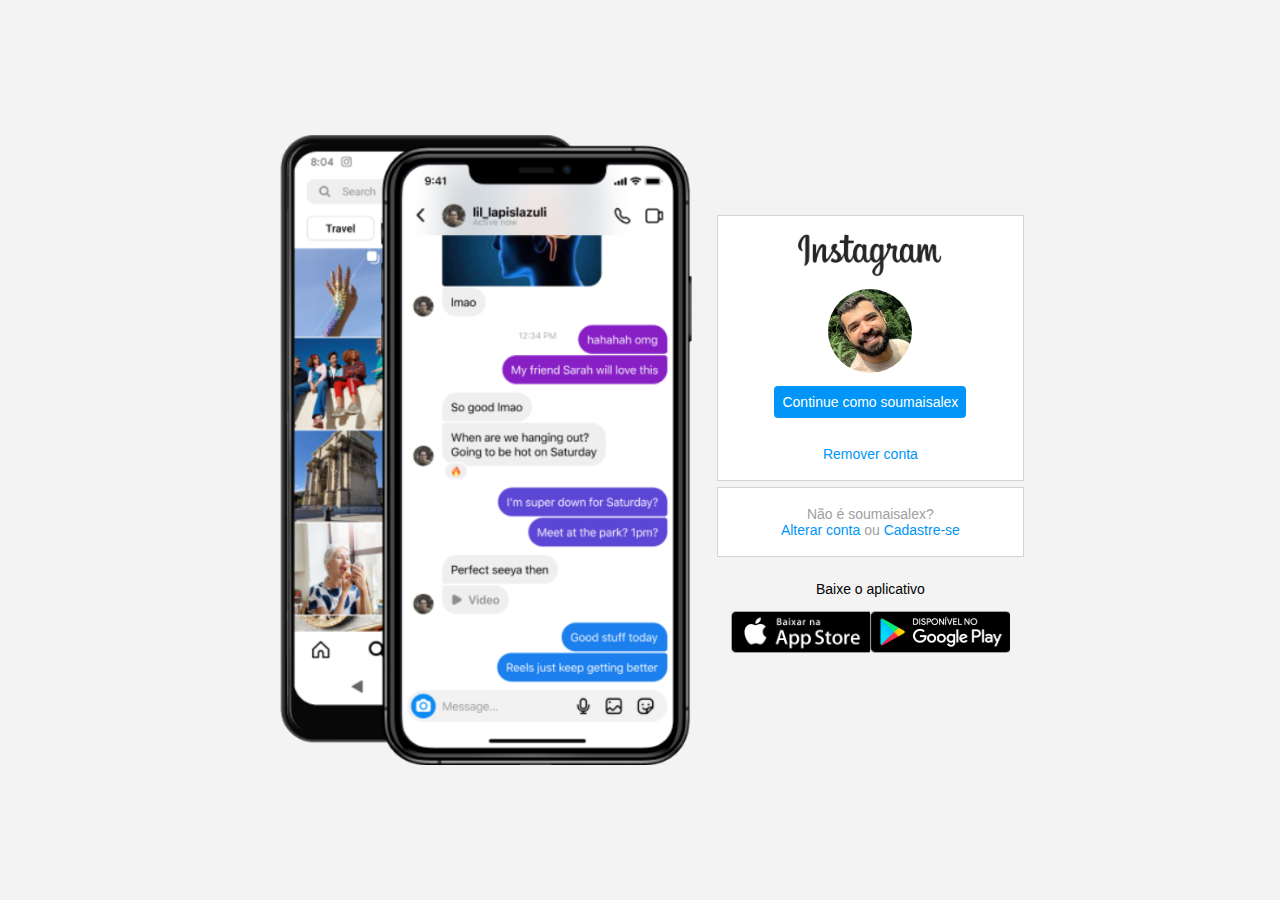
<file: Instagram Login/index.html>
<!DOCTYPE html>
<html lang="en">

<head>
    <meta charset="UTF-8">
    <meta http-equiv="X-UA-Compatible" content="IE=edge">
    <meta name="viewport" content="width=device-width, initial-scale=1.0">
    <title>Instagram by Alex Passos</title>
    <link rel="stylesheet" href="./style.css">
</head>

<body>
    <div class="instagram-wrapper">
        <div class="instagram-phone">
            <img src="./img/cel-instagram.png" alt="celular com tela do instagram">
        </div>
        <div class="instagram-continue">
            <div class="group">
                <img src="./img/logo-instagram.png" class="instagram-logo" alt="Instagram">
                <div class="profile-photo">
                    <img src="./img/perfil.jpg" alt="Foto de perfil">
                </div>
                <a href="#" class="instagram-login">Continue como soumaisalex</a>
                <a href="#" class="instagram-logout">Remover conta</a>
            </div>
            <div class="group">
                <p class="not-account">Não é soumaisalex?</p>
                <p class="notaccount">
                    <a href="#" class="link-blue">Alterar conta</a>
                    <span class="not-account"> ou </span>
                    <a href="#" class="link-blue">Cadastre-se</a>
                </p>
            </div>
            <div class="get-the-app">
                <p class="get-app">Baixe o aplicativo</p>
                <div class="download">
                    <a href="#" class="app-download"></a>
                    <a href="#" class="app-download"></a>
                </div>
            </div>
        </div>
    </div>
</body>

</html>
</file>
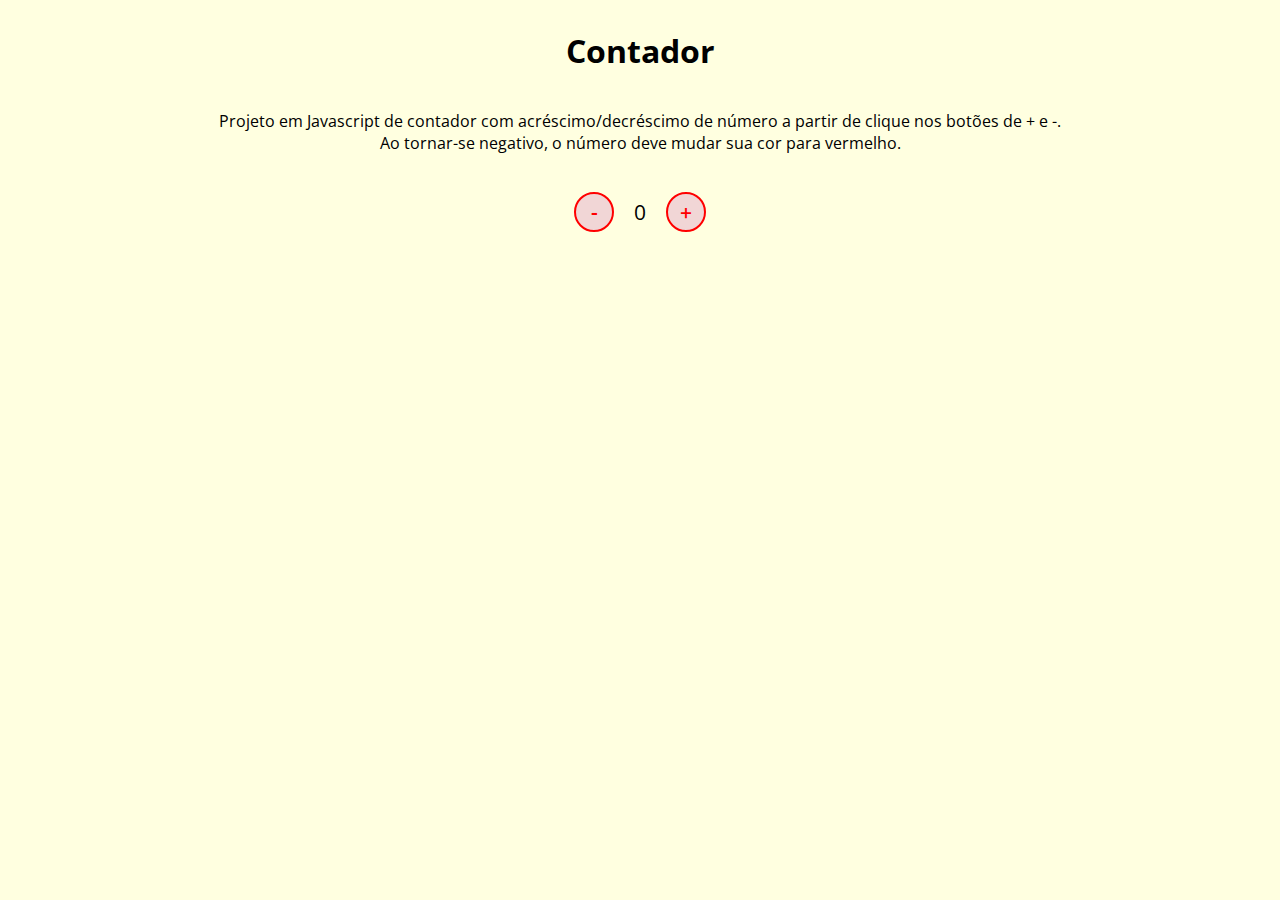
<file: Contador e To-Do-List/contador.html>
<!DOCTYPE html>
<html lang="en">
<head>
    <meta charset="UTF-8">
    <meta http-equiv="X-UA-Compatible" content="IE=edge">
    <meta name="viewport" content="width=device-width, initial-scale=1.0">
    <title>Contador</title>
    <link rel="stylesheet" href="assets/css/styles.css">
</head>
<body>
    <h1>Contador</h1>
    <p>Projeto em Javascript de contador com acréscimo/decréscimo de número a partir de clique nos botões de + e -.
        <br/>Ao tornar-se negativo, o número deve mudar sua cor para vermelho.</p>
        <br/>
    <div id="counter">
        <button class="contador" name="subtrair" onclick="decrement()">-</button>
        <span id="currentNumber">0</span>
        <button class="contador" name="adicionar" onclick="increment()">+</button>
    </div>
</body>
    <script src="assets/js/scripts.js"></script>
</html>
</file>
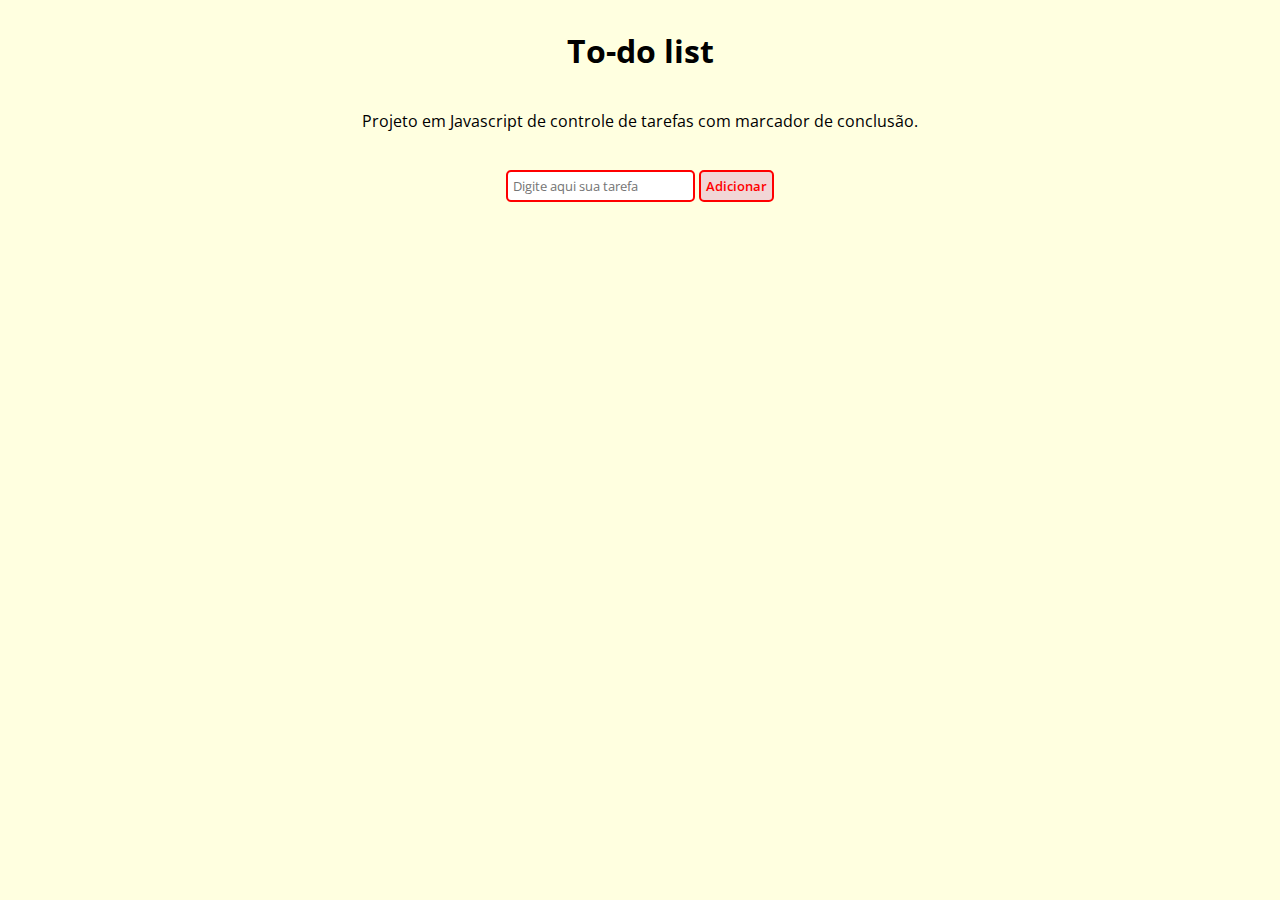
<file: Contador e To-Do-List/to-do-list.html>
<!DOCTYPE html>
<html lang="en">
<head>
    <meta charset="UTF-8">
    <meta http-equiv="X-UA-Compatible" content="IE=edge">
    <meta name="viewport" content="width=device-width, initial-scale=1.0">
    <title>To-do-list</title>
    <link rel="stylesheet" href="assets/css/styles.css">
</head>
<body>
    <h1>To-do list</h1>    
    <p>Projeto em Javascript de controle de tarefas com marcador de conclusão.</p>
        <br/>
    <div id="list">
        <form id="task-form">
            <input id="task-input" name="tarefa" type="text" placeholder="Digite aqui sua tarefa" />
            <button class="to-do-list" id="botao-to-do" type="submit">Adicionar</button>
        </form>
        <div id="tasks"></div>
    </div>
</body>
    <script src="assets/js/scripts.js"></script>
</html>
</file>
<file: Instagram Login/style.css>
*{
    padding: 0;
    margin: 0;
    box-sizing: border-box;
    text-decoration: none;
    font-family: sans-serif;
    font-size: 14px;
}

body{
    width: 100%;
    min-height: 100vh;
    background-color: rgb(243, 243, 243);
    margin: 0;
    padding: 0;
    display: flex;
    justify-content: center;
}

.instagram-wrapper{
    display: flex;
    align-items: center;
    justify-content: flex-start;
    width: 60%;
    height: 100vh;
}

.instagram-phone{
    display: flex;
    align-items: center;
    justify-content: center;
    width: 60%;
}

.instagram-phone img{
    height: 45rem;
}

.instagram-continue{
    display: flex;
    align-items: center;
    justify-content: space-around;
    flex-direction: column;
    width: 40%;
    min-height: 34rem;
}

.group{
    display: flex;
    justify-content: space-between;
    align-items: center;
    flex-direction: column;
    background-color: #fff;
    width: 100%;
    padding: 1.3rem 0;
    border: 1px solid lightgray;
}

.group:nth-child(1){
    min-height: 19rem;
}

.instagram-logo {
    height: 3rem;
}

.profile-photo{
    display: flex;
    justify-content: center;
    align-items: center;
    border-radius: 50%;
    overflow: hidden;
}

.profile-photo img {
    height: 6rem;
}

.instagram-login {
    background-color: #0095f6;
    color: #fff;
    padding: 8px;
    border-radius: 4px;
}

.instagram-logout{
    color: #0095f6;
    margin-top: 1rem;
}

.not-account{
    color: rgb(160, 160, 160);
}

.link-blue{
    color: #0095f6;
}

.get-the-app{
    display: flex;
    flex-direction: column;
    align-items: center;
    justify-content: center;
    width: 100%;
    padding: 1.3rem 0;
}

.download{
    display: flex;
    width: 100%;
    justify-content: space-evenly;
    align-items: center;
    padding: 1rem;
}

.app-download{
    height: 3rem;
    width: 10rem;
    background-size: cover;
}

.app-download:nth-child(1){
    background-image: url(./img/logo-applebtn.png);
}

.app-download:nth-child(2){
    background-image: url(./img/logo-googlebtn.png);
}

/* responsividade */

@media (max-width: 1024px){
    body {
        background-color: #fff;
    }
    .instagram-wrapper{
        width: 90%;
    }
    .instagram-phone{
        display: none;
    }
    .instagram-continue{
        width: 100%;
    }
    .group{
        border: 1px solid transparent;
    }
}
</file>
<file: Contador e To-Do-List/assets/css/styles.css>
@import url('https://fonts.googleapis.com/css2?family=Open+Sans:wght@300;600&display=swap');

* {
    font-family: 'Open Sans', sans-serif;
}

body {
    display: flex;
    align-items: center;
    justify-content: center;
    text-align: center;
    flex-direction: column;
    background-color: lightyellow;
}

.contador {
    height: 40px;
    width: 40px;
    border-radius: 50%;
    border: 2px solid red;
    background-color: rgb(241, 214, 214);
    color: red;
    font-size: 16pt;
    font-weight: 600;
    text-align: center;
}

#counter {
    display: flex;
}

#currentNumber {
    display: flex;
    align-items: center;
    margin: 0 20px;
    font-size: 16pt;
}

.to-do-list {
    border: 2px solid red;
    border-radius: 5px;
    background-color: rgb(241, 214, 214);
    color: red;
    font-weight: 600;
    text-align: center;
    padding: 5px;
}


input[type="text"] {
  padding: 5px;
  border-radius: 5px;
  border: 2px solid red;
}

#tasks {
  display: flex;
  flex-direction: column;
  margin-top: 20px;
}

.task-item {
  display: flex;
  align-items: center;
  margin-bottom: 10px;
}

:checked + label {
  text-decoration: line-through;
  color: red;
}
</file>
